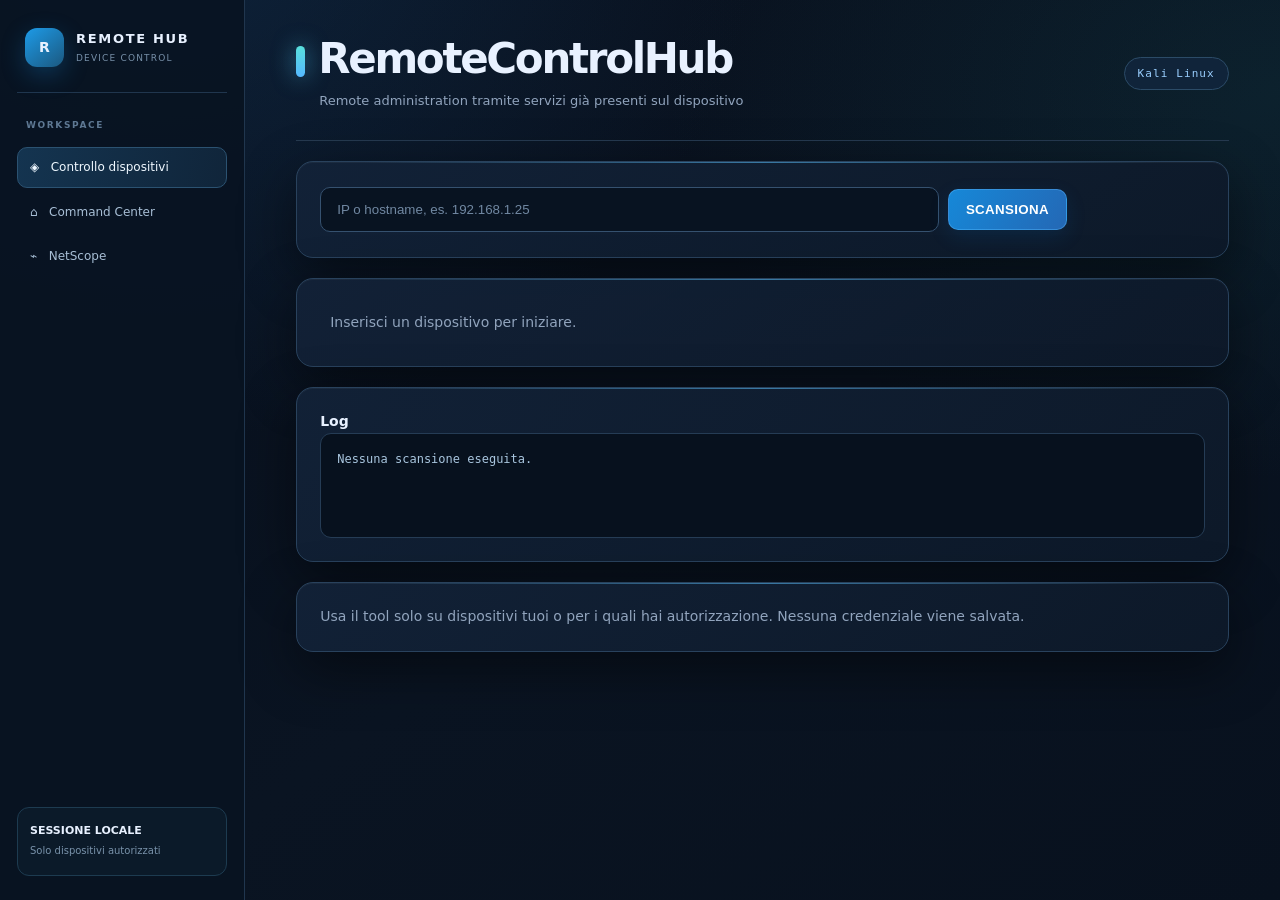
<file: Kali-Tools-Collection/apps/RemoteControlHub/templates/index.html>
<!doctype html>
<html lang="it">
<head>
<meta charset="utf-8">
<meta name="viewport" content="width=device-width,initial-scale=1">
<title>RemoteControlHub</title>
<style>

:root{color-scheme:dark;--bg:#070d18;--panel:#101b2b;--panel2:#14243a;--line:#263b55;--text:#e8f1ff;--muted:#91a4bd;--blue:#55b8ff;--cyan:#58e0dc;--green:#53d6a2;--red:#ff7f91;--shadow:0 18px 55px #0007}
*{box-sizing:border-box}
html{min-height:100%;background:var(--bg)}
body{margin:0;min-height:100vh;background:radial-gradient(ellipse at 12% -10%,#16416a66,transparent 38%),radial-gradient(ellipse at 100% 10%,#15565b33,transparent 34%),linear-gradient(145deg,#080f1c,#0a1422 55%,#08111e);color:var(--text);font:14px/1.55 Inter,ui-sans-serif,system-ui,-apple-system,"Segoe UI",sans-serif}
.shell{min-height:100vh;display:grid;grid-template-columns:245px minmax(0,1fr)}
.sidebar{position:sticky;top:0;height:100vh;padding:24px 17px;background:#081321e8;border-right:1px solid #20364e;display:flex;flex-direction:column}
.brand{display:flex;align-items:center;gap:12px;padding:4px 8px 25px;border-bottom:1px solid #20364e}
.brandmark{width:39px;height:39px;display:grid;place-items:center;border-radius:12px;background:linear-gradient(140deg,#1d9be8,#1b587f);font-weight:900;box-shadow:0 8px 25px #168ee344}
.brand b{display:block;font-size:13px;letter-spacing:.13em}.brand small{display:block;color:#7891aa;font-size:9px;letter-spacing:.13em;margin-top:2px}
.navlabel{margin:26px 9px 10px;color:#5e7893;font-size:9px;font-weight:800;letter-spacing:.18em;text-transform:uppercase}
.nav a{display:block;padding:10px 12px;margin:4px 0;border:1px solid transparent;border-radius:10px;color:#a8bfd6;text-decoration:none;font-size:12px}
.nav a:hover,.nav a.active{background:linear-gradient(100deg,#143450,#10253a);border-color:#2b5271;color:#eff8ff}
.sidebarfoot{margin-top:auto;padding:14px 12px;border:1px solid #1d3b50;border-radius:12px;background:#0b1a29}.sidebarfoot b{display:block;font-size:11px}.sidebarfoot small{color:#7992aa;font-size:10px}
.main{min-width:0;padding:28px clamp(18px,4vw,54px) 55px}
.wrap{width:100%;max-width:1500px;margin:0 auto;padding:0 0 20px}
.top{display:flex;justify-content:space-between;align-items:center;gap:20px;padding:8px 0 28px;border-bottom:1px solid #263a50}
h1{margin:0;font-size:clamp(27px,4vw,42px);line-height:1.08;letter-spacing:-.055em;font-weight:850}
h1:before{content:"";display:inline-block;width:9px;height:31px;margin-right:13px;border-radius:8px;background:linear-gradient(var(--cyan),var(--blue));box-shadow:0 0 22px #50cfff99;vertical-align:-4px}
.sub{color:var(--muted);margin:10px 0 0 23px;font-size:13px}
.top>.muted{padding:9px 13px;border:1px solid #2b4b67;border-radius:999px;background:#10243a;color:#9acfff;font:11px ui-monospace,monospace;letter-spacing:.1em}
.panel{position:relative;background:linear-gradient(145deg,#122238ee,#0d1929f2);border:1px solid #29425d;border-radius:17px;padding:23px;margin:20px 0;box-shadow:var(--shadow),inset 0 1px #ffffff0b;overflow:hidden}
.panel:before{content:"";position:absolute;top:0;left:7%;right:7%;height:1px;background:linear-gradient(90deg,transparent,#54bfff88,transparent)}
input{width:min(70%,620px);min-width:220px;background:#081321;color:var(--text);border:1px solid #35516f;border-radius:10px;padding:14px 16px;outline:none;transition:.2s}
input:focus{border-color:var(--blue);box-shadow:0 0 0 3px #55b8ff20}
input::placeholder{color:#7188a2}
button{background:linear-gradient(120deg,#1688d8,#2468b5);color:white;border:1px solid #5bbaff66;border-radius:10px;padding:12px 17px;font-weight:750;letter-spacing:.025em;cursor:pointer;margin:4px;box-shadow:0 7px 20px #087bd322;transition:transform .18s,filter .18s,border-color .18s}
button:hover{transform:translateY(-1px);filter:brightness(1.14);border-color:#8bd4ff}
button:active{transform:translateY(0)}
button.alt{background:#182a40;color:#cfe7ff;border:1px solid #3b5877;box-shadow:none}
.grid{display:grid;grid-template-columns:repeat(auto-fit,minmax(190px,1fr));gap:13px}
.card{min-width:0;background:linear-gradient(145deg,#10243a,#0b1828);border:1px solid #2b4561;border-radius:13px;padding:17px;box-shadow:inset 0 1px #ffffff08}
.big{font-size:clamp(19px,2.3vw,26px);font-weight:800;letter-spacing:-.035em;overflow-wrap:anywhere;margin-top:5px}
.muted{color:var(--muted)}
.ok{color:var(--green)}.bad{color:var(--red)}
table{width:100%;border-collapse:separate;border-spacing:0;margin-top:13px;font-size:13px;overflow:hidden;border:1px solid #2b4058;border-radius:11px}
td,th{text-align:left;padding:13px 14px;border-bottom:1px solid #263b52}
th{color:#a8c2dc;background:#14263c;font:10px ui-monospace,monospace;letter-spacing:.1em;text-transform:uppercase}
td{color:#d8e7f7;background:#0c1929}
tr:last-child td{border-bottom:0}
.actions{margin-top:12px}
.log{white-space:pre-wrap;overflow-wrap:anywhere;background:#07111e;border:1px solid #253c55;border-radius:11px;padding:16px;min-height:105px;color:#a9c6df;font:12px/1.65 ui-monospace,monospace}
#result>.muted{padding:10px}
#tvPairMsg,#tvMirrorMsg{padding:10px 12px;border-radius:9px;background:#0a1726;border:1px solid #263d56}
@media(max-width:780px){.shell{grid-template-columns:1fr}.sidebar{position:relative;height:auto;padding:12px 15px;border-right:0;border-bottom:1px solid #20364e}.brand{padding:0 4px 10px}.navlabel,.sidebarfoot{display:none}.nav{display:flex;overflow:auto;padding-top:10px}.nav a{white-space:nowrap;padding:8px 10px}.main{padding:18px 15px 35px}.wrap{padding:0}.top{align-items:flex-start;flex-direction:column}.panel{padding:16px;margin:14px 0}input{width:100%;min-width:0}#target+button{width:100%;margin:10px 0 0}table{display:block;overflow-x:auto;white-space:nowrap}.grid{grid-template-columns:repeat(2,minmax(0,1fr))}}
@media(max-width:420px){.grid{grid-template-columns:1fr}.sub{margin-left:0}}

</style>
</head>
<body>
<div class="shell"><aside class="sidebar"><div class="brand"><div class="brandmark">R</div><div><b>REMOTE HUB</b><small>DEVICE CONTROL</small></div></div><div class="navlabel">Workspace</div><nav class="nav"><a class="active" href="/">◈ &nbsp; Controllo dispositivi</a><a href="http://127.0.0.1:8790/">⌂ &nbsp; Command Center</a><a href="http://127.0.0.1:5050/">⌁ &nbsp; NetScope</a></nav><div class="sidebarfoot"><b>SESSIONE LOCALE</b><small>Solo dispositivi autorizzati</small></div></aside><main class="main">
<div class="wrap">
<div class="top">
<div>
<h1>RemoteControlHub</h1>
<div class="sub">Remote administration tramite servizi già presenti sul dispositivo</div>
</div>
<div class="muted">Kali Linux</div>
</div>

<div class="panel">
<input id="target" placeholder="IP o hostname, es. 192.168.1.25">
<button onclick="scan()">SCANSIONA</button>
</div>

<div id="result" class="panel">
<div class="muted">Inserisci un dispositivo per iniziare.</div>
</div>

<div class="panel">
<b>Log</b>
<div id="log" class="log">Nessuna scansione eseguita.</div>
</div>

<div class="panel muted">
Usa il tool solo su dispositivi tuoi o per i quali hai autorizzazione. Nessuna credenziale viene salvata.
</div>
</div>
</main></div>

<script>
const $ = s => document.querySelector(s);

function esc(x){
    return String(x ?? "").replace(/[&<>"']/g, c => ({
        "&":"&amp;",
        "<":"&lt;",
        ">":"&gt;",
        '"':"&quot;",
        "'":"&#39;"
    }[c]));
}

async function scan(){
    const t = $("#target").value.trim();
    if(!t) return;

    $("#result").innerHTML = "<div class='muted'>Scansione in corso...</div>";
    $("#log").textContent = "Avvio scansione: " + t;

    try{
        const r = await fetch("/api/scan", {
            method:"POST",
            headers:{"Content-Type":"application/json"},
            body:JSON.stringify({target:t})
        });

        const d = await r.json();
        if(!r.ok) throw Error(d.error);

        render(d);
        $("#log").textContent = d.raw || "Scansione completata.";
    }catch(e){
        $("#result").innerHTML = "<div class='bad'>Errore: " + esc(e.message) + "</div>";
        $("#log").textContent = "Scansione fallita: " + e.message;
    }
}

function render(d){
    let rows = d.ports.map(p =>
        `<tr>
            <td>${p.port}</td>
            <td>${esc(p.protocol)}</td>
            <td>${esc(p.state)}</td>
            <td>${esc(p.service)}</td>
            <td>${esc(p.version)}</td>
        </tr>`
    ).join("");

    let btn = d.services.map(s => {
        let m =
            s.name==="SSH" ? "ssh" :
            s.name==="RDP" ? "rdp" :
            s.name==="VNC" ? "vnc" :
            s.name==="ADB" ? "adb" :
            s.name==="WinRM HTTP" || s.name==="WinRM HTTPS" ? "winrm" :
            null;

        if(!m) return "";

        return `<button class="alt" onclick="connect('${m}')">${esc(s.name)}</button>`;
    }).join("");

    const hasAdb = d.services.some(s => s.port === 5555);
    const hasTv = !!d.android_tv;

    $( "#result" ).innerHTML = `
        <div class="grid">
            <div class="card">
                <div class="muted">TARGET</div>
                <div class="big">${esc(d.target)}</div>
            </div>
            <div class="card">
                <div class="muted">STATO</div>
                <div class="big ${d.online?'ok':'bad'}">${d.online?'ONLINE':'OFFLINE'}</div>
            </div>
            <div class="card">
                <div class="muted">NOME</div>
                <div class="big">${esc(d.hostname || "Non rilevato")}</div>
            </div>
            <div class="card">
                <div class="muted">SERVIZI APERTI</div>
                <div class="big">${d.services.length}</div>
            </div>
        </div>

        <div style="margin-top:18px">
            <b>Connessione</b>
            <div class="actions" style="margin-top:10px">
                ${btn || "<span class='muted'>Nessun metodo di controllo remoto rilevato.</span>"}

                ${hasAdb ? `
                    <div style="margin-top:10px">
                        <button onclick="adbMirror()">CONNETTI ADB + AVVIA MIRRORING</button>
                    </div>
                ` : ""}
                ${hasTv ? `
                    <div style="margin-top:10px">
                        <button onclick="tvMirror()">MIRROR TV → PC</button>
                    </div>
                ` : ""}
            </div>
        </div>

        ${hasTv ? tvPanel() : ""}

        ${hasTv ? tvMirrorPanel() : ""}

        <div style="margin-top:18px">
            <b>Porte rilevate</b>
            <table>
                <tr>
                    <th>Porta</th>
                    <th>Proto</th>
                    <th>Stato</th>
                    <th>Servizio</th>
                    <th>Versione</th>
                </tr>
                ${rows || "<tr><td colspan='5'>Nessuna porta rilevata</td></tr>"}
            </table>
        </div>
    `;
}

function tvPanel(){
    const b=(key,label)=>'<button onclick="tvKey(\''+key+'\')">'+label+'</button>';
    return '<div class="panel" style="margin-top:18px"><b>Android TV Remote</b>' +
           '<div class="muted" style="margin:8px 0">La TV espone il protocollo Android TV Remote.</div>' +
           '<div><input id="tvPairCode" maxlength="6" placeholder="Codice pairing 6 caratteri" style="width:220px">' +
           '<button onclick="startTvPair()">AVVIA PAIRING</button><button onclick="finishTvPair()">CONFERMA PIN</button></div>' +
           '<div id="tvPairMsg" class="muted" style="margin:8px 0"></div>' +
           '<div style="text-align:center;max-width:420px;margin:auto">' +
           '<div>'+b("POWER","POWER")+b("HOME","HOME")+b("MENU","MENU")+'</div>' +
           '<div>'+b("BACK","BACK")+b("DPAD_UP","▲")+b("DPAD_CENTER","OK")+b("INFO","INFO")+'</div>' +
           '<div>'+b("DPAD_LEFT","◀")+b("DPAD_DOWN","▼")+b("DPAD_RIGHT","▶")+'</div>' +
           '<div>'+b("VOLUME_DOWN","VOL −")+b("VOLUME_MUTE","MUTE")+b("VOLUME_UP","VOL +")+'</div>' +
           '<div>'+b("MEDIA_PLAY_PAUSE","PLAY / PAUSA")+b("TV_INPUT","INPUT")+'</div></div></div>';
}
function tvMirrorPanel(){
    return '<div class="panel" style="margin-top:18px"><b>TV → PC</b>' +
           '<div class="muted" style="margin:8px 0">Mirroring automatico delle Android TV rilevate tramite ADB + scrcpy.</div>' +
           '<button onclick="tvMirror()">MIRROR TV → PC</button>' +
           '<button class="alt" onclick="checkTvMirror()">VERIFICA</button>' +
           '<div id="tvMirrorMsg" class="muted" style="margin-top:10px">Pronto.</div></div>';
}

async function tvMirror(){
    const target=$("#target").value.trim();
    const msg=$("#tvMirrorMsg");
    if(!target) return;
    msg.textContent="Connessione ADB e avvio mirroring...";
    try{
        const r=await fetch("/api/tv/mirror",{method:"POST",headers:{"Content-Type":"application/json"},body:JSON.stringify({target})});
        const d=await r.json();
        if(!r.ok) throw Error(d.message || d.error);
        msg.innerHTML="<span class='ok'>Mirroring avviato.</span> "+esc(d.message);
        $("#log").textContent=d.message;
    }catch(e){
        msg.innerHTML="<span class='bad'>Errore: "+esc(e.message)+"</span>";
        $("#log").textContent="TV mirror: "+e.message;
    }
}

async function checkTvMirror(){
    const target=$("#target").value.trim();
    const msg=$("#tvMirrorMsg");
    msg.textContent="Verifica in corso...";
    try{
        const r=await fetch("/api/tv/mirror/check",{method:"POST",headers:{"Content-Type":"application/json"},body:JSON.stringify({target})});
        const d=await r.json();
        if(!r.ok) throw Error(d.error);
        let html="<b>Risultato:</b><br>";
        html += d.adb.available ? "<span class='ok'>ADB: disponibile</span> — "+esc(d.adb.detail)+"<br>" : "<span class='bad'>ADB: non disponibile</span><br>";
        html += d.cast.available ? "<span class='ok'>Google Cast/DIAL: disponibile</span> — "+esc(d.cast.detail)+"<br>" : "<span class='bad'>Google Cast/DIAL: non rilevato</span><br>";
        html += d.capture.available ? "<span class='ok'>Cattura TV → PC: possibile da verificare</span>" : "<span class='bad'>Cattura TV → PC: non disponibile con i servizi esposti attualmente</span>";
        msg.innerHTML=html;
    }catch(e){msg.innerHTML="<span class='bad'>Errore: "+esc(e.message)+"</span>";}
}

let tvPairToken = null;
async function startTvPair(){
    const target=$("#target").value.trim();
    const msg=$("#tvPairMsg");
    msg.textContent="Avvio pairing...";
    try{
        const r=await fetch("/api/tv/pair/start",{method:"POST",headers:{"Content-Type":"application/json"},body:JSON.stringify({target})});
        const d=await r.json();
        if(!r.ok) throw Error(d.error);
        tvPairToken=d.token;
        msg.textContent=d.message;
    }catch(e){msg.textContent="Errore: "+e.message;}
}
async function finishTvPair(){
    const target=$("#target").value.trim();
    const code=$("#tvPairCode").value.trim().toUpperCase();
    const msg=$("#tvPairMsg");
    if(!tvPairToken){msg.textContent="Prima premi AVVIA PAIRING.";return;}
    if(!code){msg.textContent="Inserisci il codice mostrato dalla TV.";return;}
    try{
        const r=await fetch("/api/tv/pair/finish",{method:"POST",headers:{"Content-Type":"application/json"},body:JSON.stringify({target,token:tvPairToken,code})});
        const d=await r.json();
        if(!r.ok) throw Error(d.error);
        msg.textContent=d.message;
        tvPairToken=null;
    }catch(e){msg.textContent="Errore pairing: "+e.message;}
}
async function tvKey(key){
    const target=$("#target").value.trim();
    try{
        const r=await fetch("/api/tv/key",{method:"POST",headers:{"Content-Type":"application/json"},body:JSON.stringify({target,key})});
        const d=await r.json();
        if(!r.ok) throw Error(d.error);
        $("#log").textContent=d.message;
    }catch(e){$("#log").textContent="TV: "+e.message;}
}

async function adbMirror(){
    const target = $("#target").value.trim();

    if(!target) return;

    $("#log").textContent =
        "Connessione ADB a " + target + ":5555 e avvio mirroring...";

    try{
        const r = await fetch("/api/adb/mirror", {
            method:"POST",
            headers:{"Content-Type":"application/json"},
            body:JSON.stringify({target})
        });

        const d = await r.json();

        $("#log").textContent =
            d.message || d.error || "Operazione completata.";

        if(!r.ok){
            $("#log").classList.add("bad");
        }else{
            $("#log").classList.remove("bad");
        }
    }catch(e){
        $("#log").textContent = "Errore ADB/mirroring: " + e.message;
        $("#log").classList.add("bad");
    }
}

async function connect(method){
    const target = $("#target").value.trim();

    const r = await fetch("/api/launch", {
        method:"POST",
        headers:{"Content-Type":"application/json"},
        body:JSON.stringify({target,method})
    });

    const d = await r.json();

    $("#log").textContent =
        d.message || d.error || "Operazione completata.";
}
</script>
</body>
</html>
</file>
